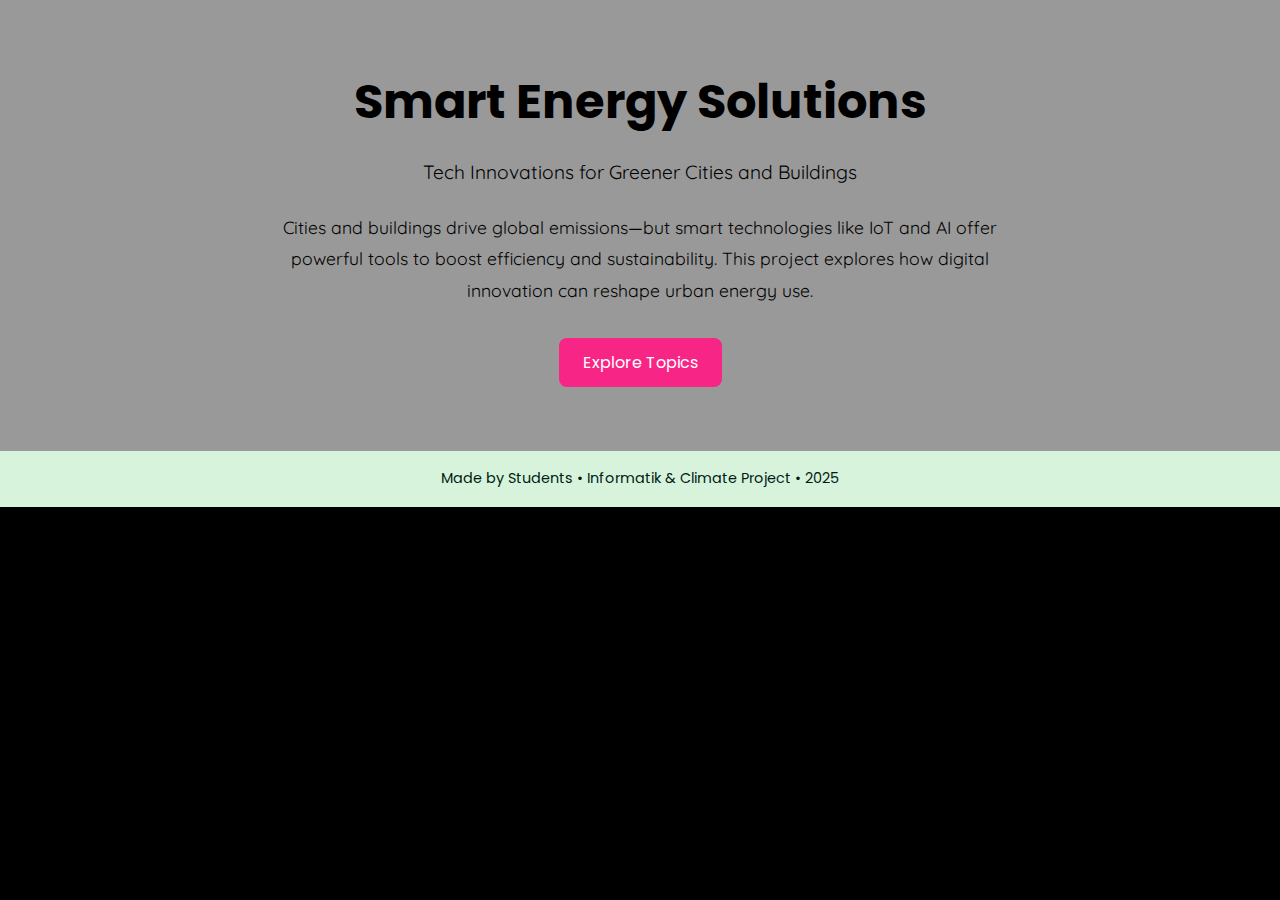
<file: index.html>
<!DOCTYPE html>
<html lang="en">
<head>
  <meta charset="UTF-8" />
  <meta name="viewport" content="width=device-width, initial-scale=1.0"/>
  <title>Smart Energy Efficiency Solutions</title>
  <link href="https://fonts.googleapis.com/css2?family=Poppins:wght@400;600&family=Quicksand:wght@400;600&display=swap" rel="stylesheet"/>
  <style>
    
      * {
      margin: 0;
      padding: 0;
      box-sizing: border-box;
      font-family: 'Poppins', sans-serif;
    }

    body {
      background: #000000;
      color: #001d15;
      line-height: 1.6;
    }

    header.hero {
      background: url('https://www.ocpower.org/wp-content/uploads/Blog-EnergyEfficiencyDay-Main.jpg') no-repeat center center fixed;
      background-size: cover;
      color: black;
      padding: 4rem 2rem;
      text-align: center;
      position: relative;
    }

    .hero::before {
      content: "";
      position: absolute;
      inset: 0;
      background: rgba(255, 255, 255, 0.6);
      z-index: 0;
    }

    .hero * {
      position: relative;
      z-index: 1;
    }

    .hero h1 {
      font-size: 3rem;
      margin-bottom: 1rem;
    }

    .hero p {
      font-size: 1.2rem;
      max-width: 700px;
      margin: 0 auto 1.5rem;
      font-family: 'Quicksand', sans-serif;
    }

    .hero .opening-text {
      font-size: 1.1rem;
      max-width: 750px;
      margin: 0 auto 2rem;
      line-height: 1.8;
      color: black;
      font-family: 'Quicksand', sans-serif;
    }

    .cta-btn {
      background-color: #f72585;
      color: white;
      padding: 0.75rem 1.5rem;
      border: none;
      border-radius: 0.5rem;
      font-size: 1rem;
      cursor: pointer;
      transition: background 0.3s;
    }

    .cta-btn:hover {
      background-color: #b5179e;
    }

    #navigation {
      background: #edf6f9;
      display: none;
      justify-content: center;
      flex-wrap: wrap;
      padding: 1rem 0;
      animation: fadeIn 0.6s ease-in-out forwards;
    }

    .nav-btn {
      padding: 0.75rem 1.5rem;
      margin: 0.5rem;
      border: none;
      border-radius: 8px;
      background-color: #40916c;
      color: white;
      font-weight: bold;
      font-size: 1rem;
      cursor: pointer;
      transition: background 0.3s;
    }

    .nav-btn:hover {
      background-color: #1b4332;
    }

    @keyframes fadeIn {
      from { opacity: 0; transform: translateY(-10px); }
      to { opacity: 1; transform: translateY(0); }
    }

    footer {
      background: #d8f3dc;
      text-align: center;
      padding: 1rem;
      font-size: 0.9rem;
    }
  </style>
  <script>
    function showNavigation() {
      const nav = document.getElementById('navigation');
      nav.style.display = 'flex';
      nav.scrollIntoView({ behavior: 'smooth' });
    }
  </script>
</head>
<body>
  <header class="hero">
  <h1>Smart Energy Solutions</h1>
  <p>Tech Innovations for Greener Cities and Buildings</p>
  <p class="opening-text">
    Cities and buildings drive global emissions—but smart technologies like IoT and AI offer powerful tools to boost efficiency and sustainability. This project explores how digital innovation can reshape urban energy use.
  </p>
  <button class="cta-btn" onclick="showNavigation()">Explore Topics</button>
</header>

  <nav id="navigation">
    <button class="nav-btn" onclick="window.location.href='intro.html'">1. Intro & Climate Impact</button>
    <button class="nav-btn" onclick="window.location.href='SmartEnergyInBuildings.html'">2. Smart Energy in Buildings</button>
    <button class="nav-btn" onclick="window.location.href='IoT.html'">3. IoT Sensors</button>
    <button class="nav-btn" onclick="window.location.href='Albania.html'">4. Albania</button>
    <button class="nav-btn" onclick="window.location.href='AI.html'">5. AI Optimization</button>
    <button class="nav-btn" onclick="window.location.href='awareness.html'">6. Challenges & Awareness</button>
  </nav>

  <footer>
    Made by Students • Informatik & Climate Project • 2025
  </footer>
</body>
</html>
</file>
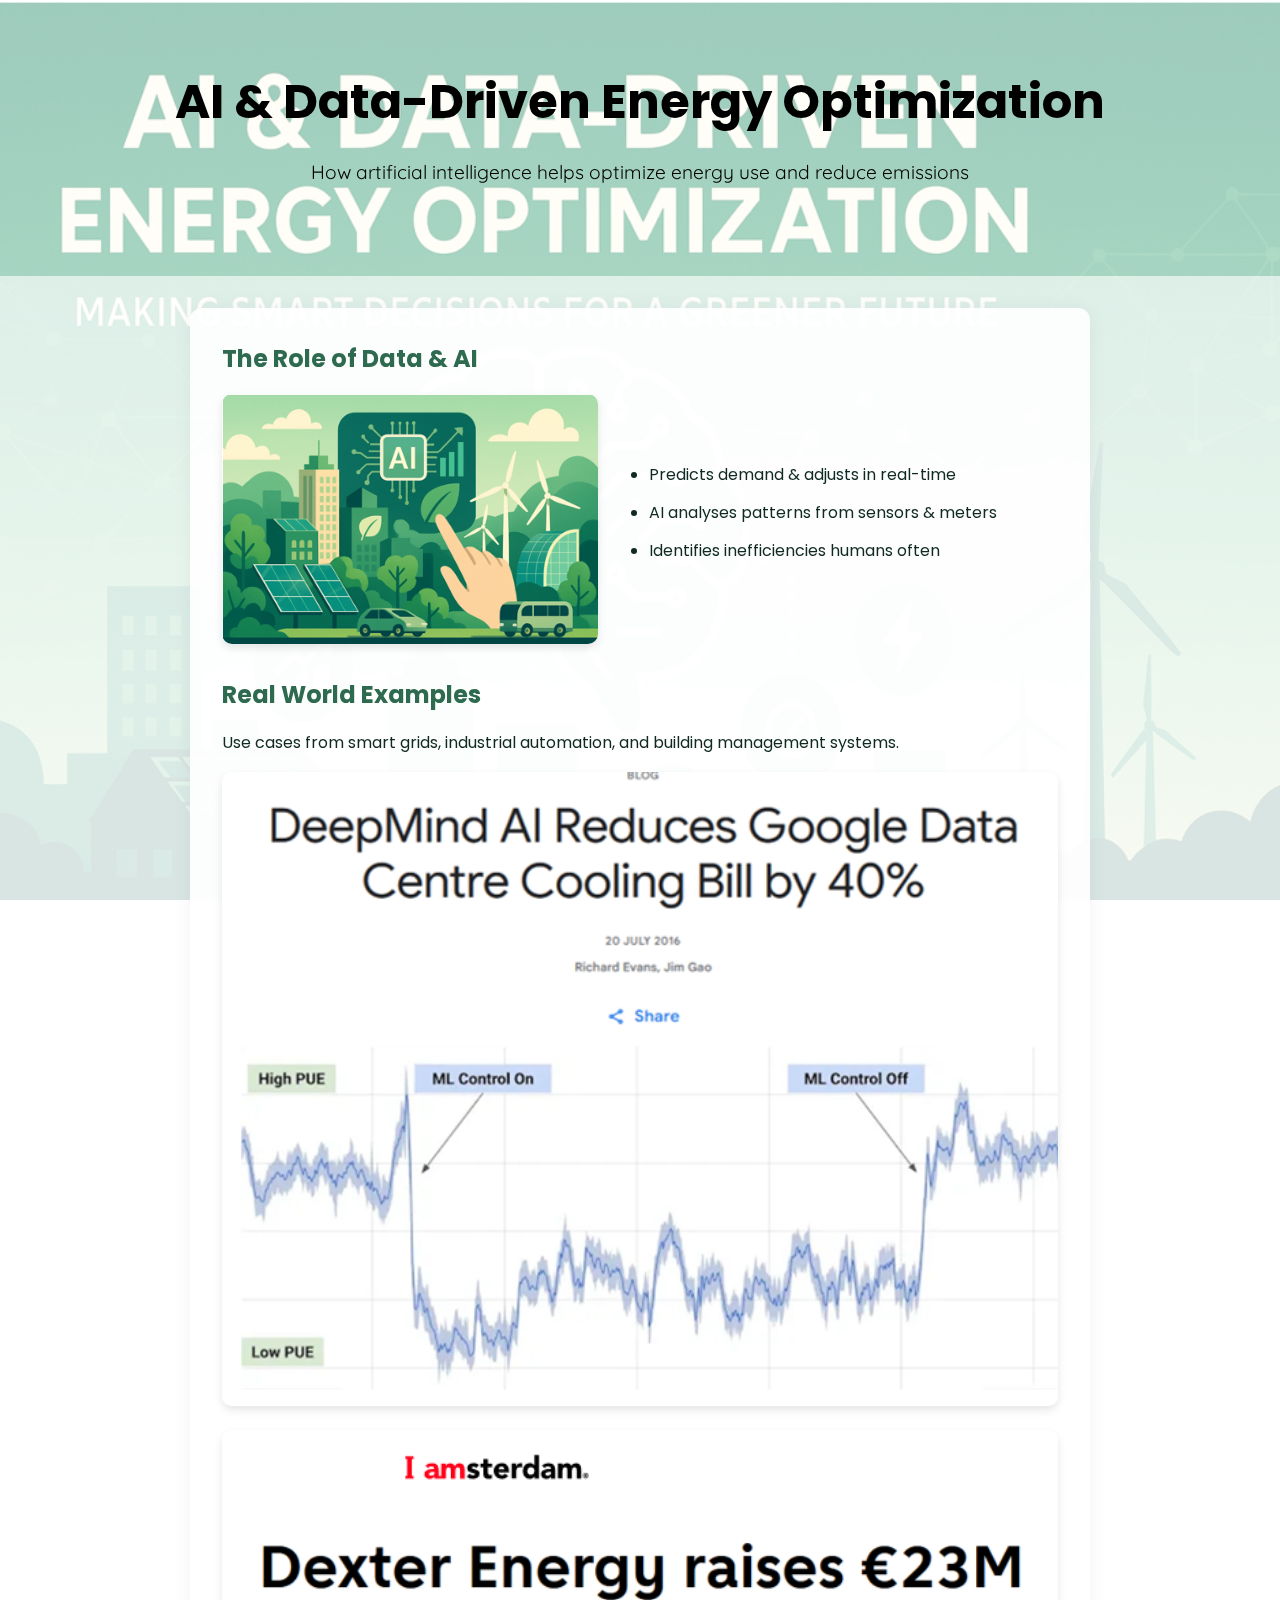
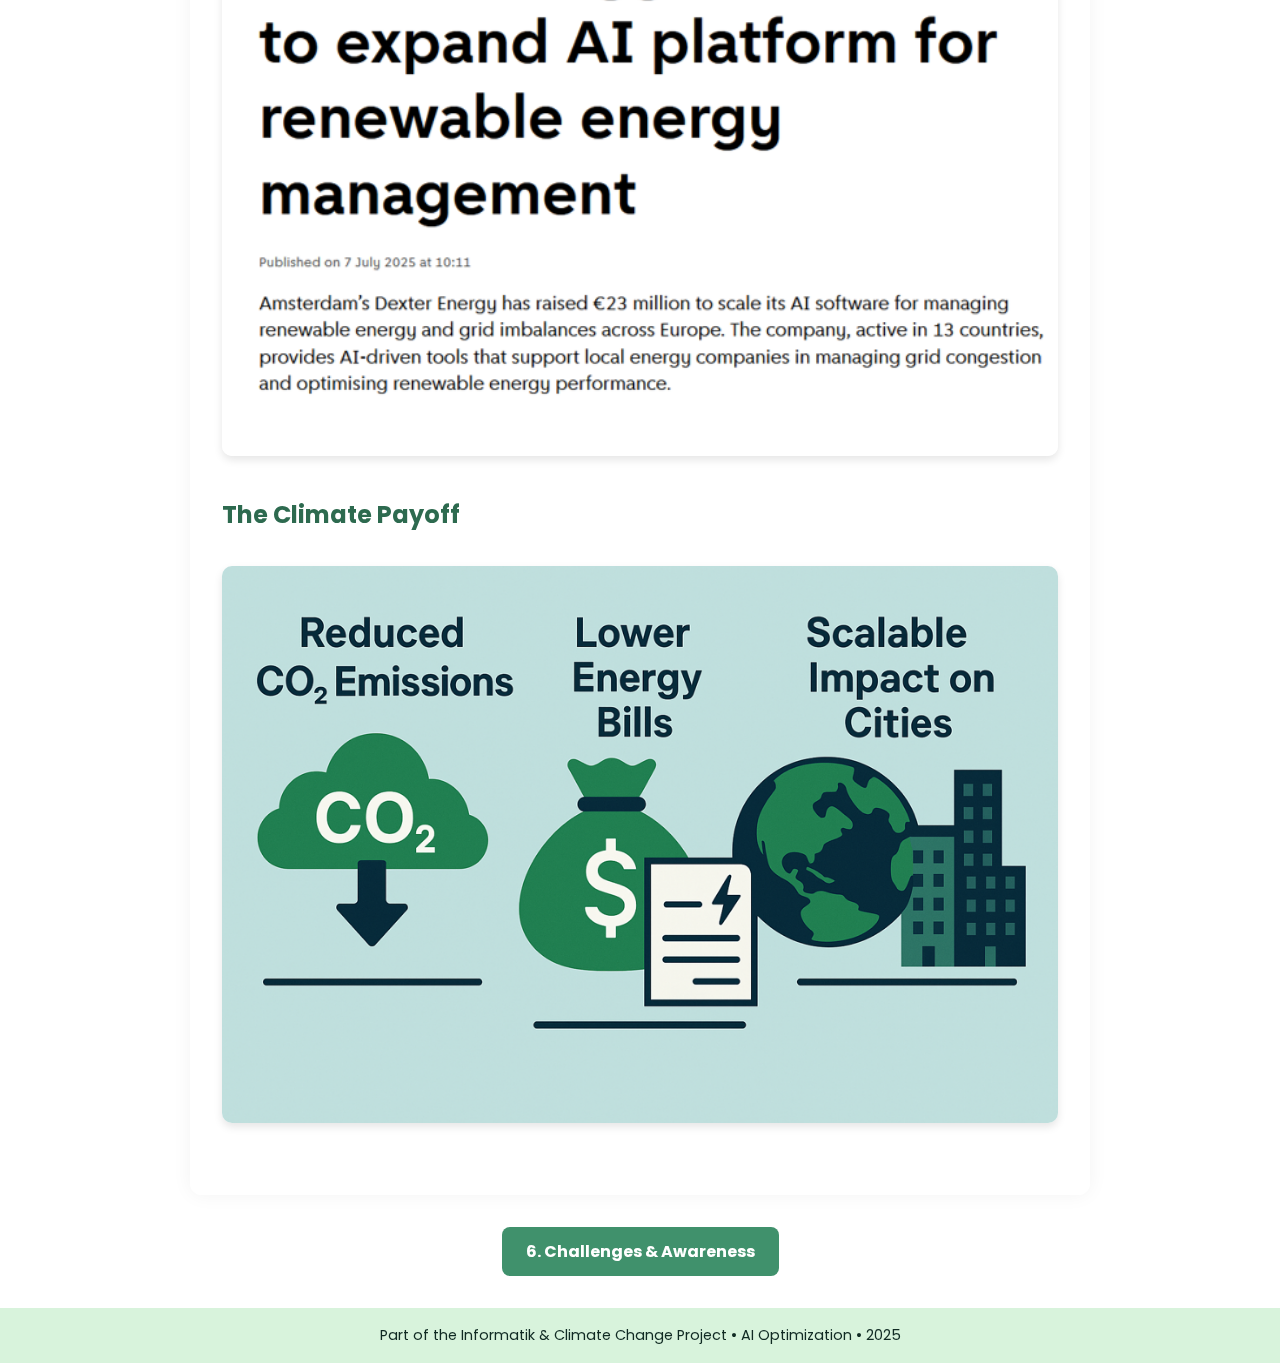
<file: AI.html>
<!DOCTYPE html>
<html lang="en">
<head>
  <meta charset="UTF-8" />
  <meta name="viewport" content="width=device-width, initial-scale=1.0"/>
  <title>AI & Data-Driven Energy Optimization</title>
  <link href="https://fonts.googleapis.com/css2?family=Poppins:wght@400;600&family=Quicksand:wght@400;600&display=swap" rel="stylesheet"/>
  <style>
    * {
      margin: 0;
      padding: 0;
      box-sizing: border-box;
      font-family: 'Poppins', sans-serif;
    }

    body {
      background: url('AI.png') no-repeat center center fixed;
      background-size: cover;
      color: #102a23;
      line-height: 1.6;
    }

    body::before {
      content: "";
      position: fixed;
      inset: 0;
      background: rgba(255, 255, 255, 0.85);
      z-index: -1;
    }

    header.hero {
      background: url('AI.png') no-repeat center center fixed;
      background-size: cover;
      color: black;
      padding: 4rem 2rem;
      text-align: center;
      position: relative;
    }

    .hero::before {
      content: "";
      position: absolute;
      inset: 0;
      background: rgba(255, 255, 255, 0.6);
      z-index: 0;
    }

    .hero * {
      position: relative;
      z-index: 1;
    }

    .hero h1 {
      font-size: 3rem;
      margin-bottom: 1rem;
    }

    .hero p {
      font-size: 1.2rem;
      max-width: 700px;
      margin: 0 auto 1.5rem;
      font-family: 'Quicksand', sans-serif;
    }

    main {
      padding: 2rem;
      max-width: 900px;
      margin: 2rem auto;
      background-color: rgba(255, 255, 255, 0.9);
      border-radius: 12px;
      box-shadow: 0 0 20px rgba(0, 0, 0, 0.05);
    }

    section {
      margin-bottom: 2rem;
    }

    h2 {
      color: #2d6a4f;
      margin-bottom: 1rem;
    }

    ul {
      padding-left: 1.2rem;
    }

    ul li {
      margin-bottom: 0.75rem;
    }

    .side-by-side {
      display: flex;
      flex-wrap: wrap;
      gap: 2rem;
      align-items: center;
    }

    .side-by-side img {
      width: 45%;
      max-width: 400px;
      border-radius: 10px;
      box-shadow: 0 4px 8px rgba(0, 0, 0, 0.1);
    }

    .side-by-side .text {
      flex: 1;
      min-width: 250px;
    }

    img.full-width {
      width: 100%;
      max-width: 100%;
      height: auto;
      margin-top: 1rem;
      border-radius: 10px;
      box-shadow: 0 4px 8px rgba(0, 0, 0, 0.1);
    }

    .nav-btn {
      padding: 0.75rem 1.5rem;
      margin: 1rem auto;
      display: block;
      border: none;
      border-radius: 8px;
      background-color: #40916c;
      color: white;
      font-weight: bold;
      font-size: 1rem;
      cursor: pointer;
      transition: background 0.3s;
    }

    .nav-btn:hover {
      background-color: #1b4332;
    }

    footer {
      background: #d8f3dc;
      text-align: center;
      padding: 1rem;
      font-size: 0.9rem;
      margin-top: 2rem;
    }
  </style>
</head>
<body>
  <header class="hero">
    <h1>AI & Data-Driven Energy Optimization</h1>
    <p>How artificial intelligence helps optimize energy use and reduce emissions</p>
  </header>

  <main>
    <section>
      <h2>The Role of Data & AI</h2>
      <div class="side-by-side">
        <img src="AI1.png" alt="AI analysis">
        <div class="text">
          <ul>
            <li>Predicts demand & adjusts in real-time</li>
            <li>AI analyses patterns from sensors & meters</li>
            <li>Identifies inefficiencies humans often</li>
          </ul>
        </div>
      </div>
    </section>

    <section>
      <h2>Real World Examples</h2>
      <p>Use cases from smart grids, industrial automation, and building management systems.</p>
      <img src="graph.png" alt="Smart grid graph" class="full-width">
      <img src="info.png" alt="Building management info" class="full-width">
    </section>

    <section>
      <h2>The Climate Payoff</h2>
      <img src="payoff.png" alt="payoff" class="full-width">
    </section>
  </main>

  <nav id="navigation">
    <button class="nav-btn" onclick="window.location.href='awareness.html'">6. Challenges & Awareness</button>
  </nav>

  <footer>
    Part of the Informatik & Climate Change Project • AI Optimization • 2025
  </footer>
</body>
</html>
</file>
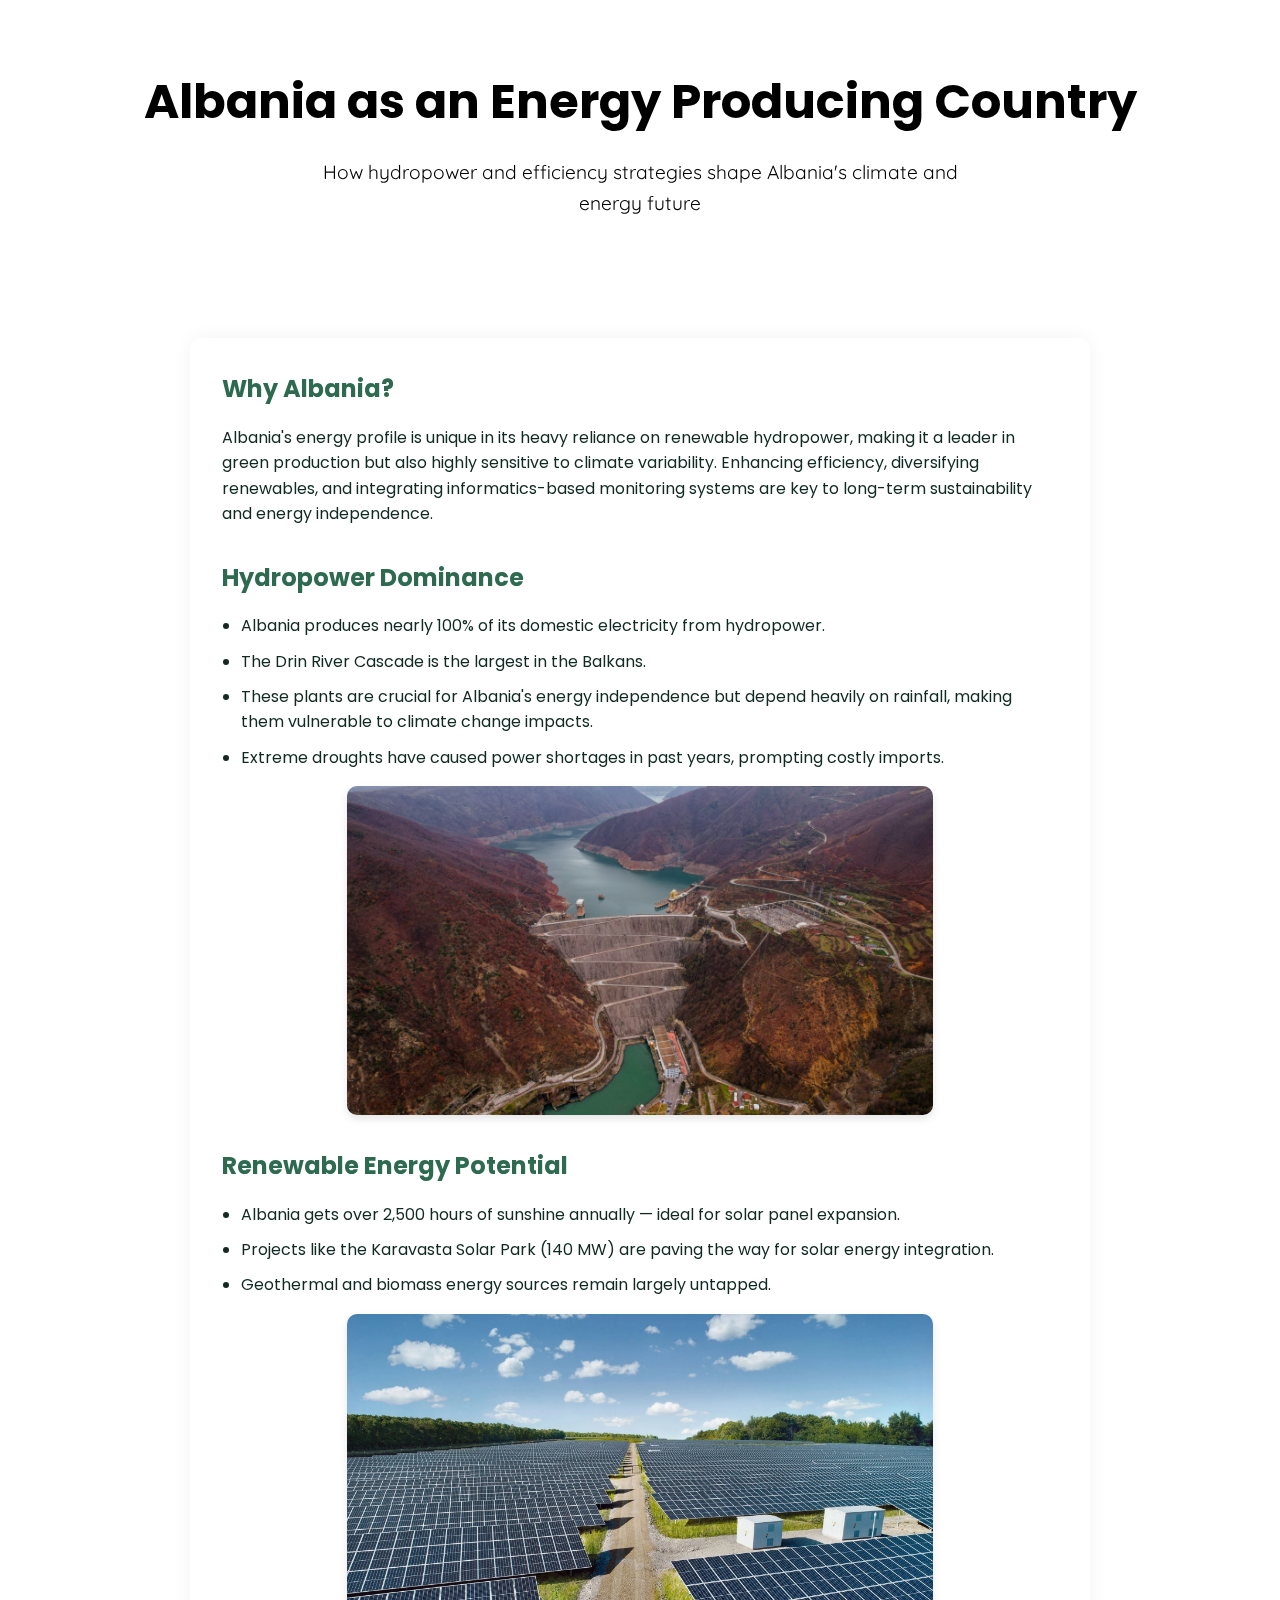
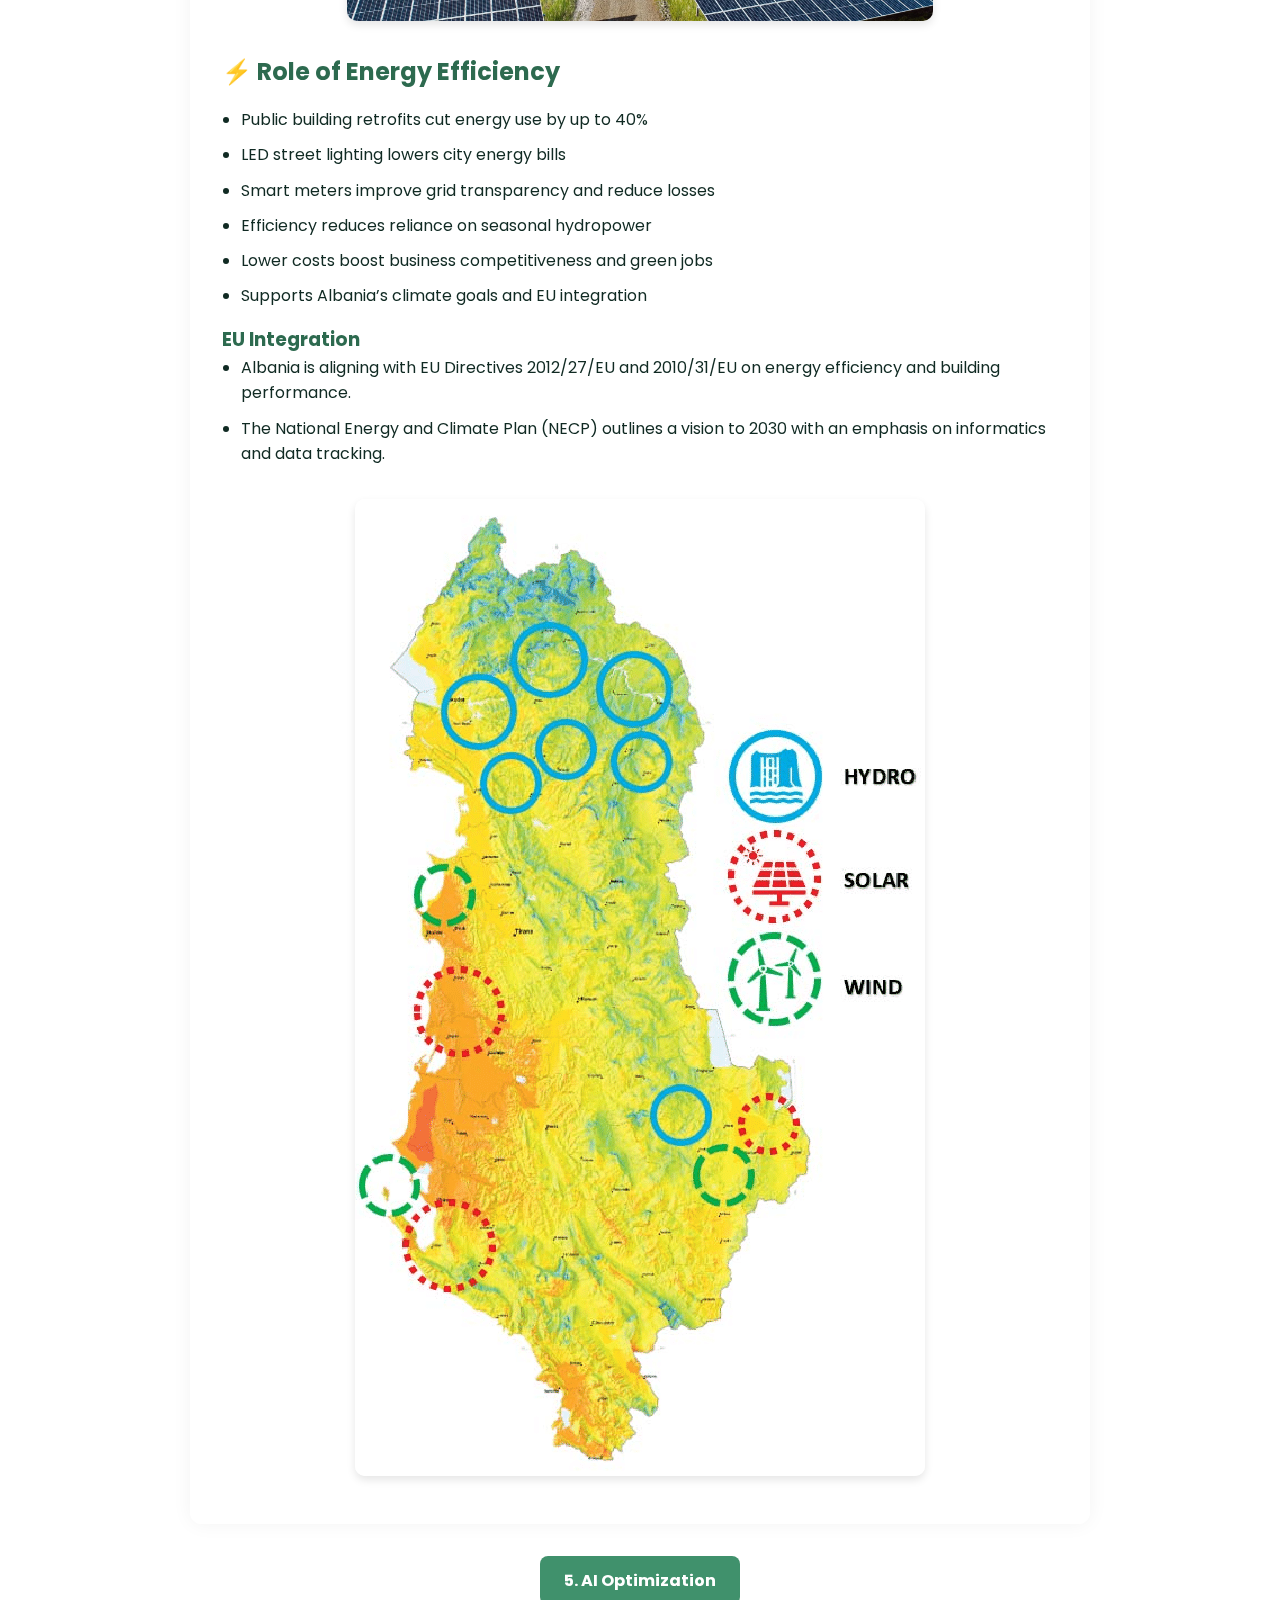
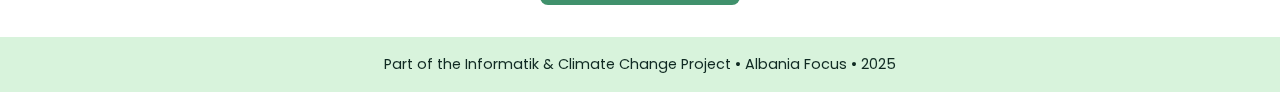
<file: Albania.html>
<!DOCTYPE html>
<html lang="en">
<head>
  <meta charset="UTF-8" />
  <meta name="viewport" content="width=device-width, initial-scale=1.0"/>
  <title>Climate & Energy in Albania</title>
  <link href="https://fonts.googleapis.com/css2?family=Poppins:wght@400;600&family=Quicksand:wght@400;600&display=swap" rel="stylesheet"/>
  <style>

    * {
      margin: 0;
      padding: 0;
      box-sizing: border-box;
      font-family: 'Poppins', sans-serif;
    }

    body {
      background: url('https://www.researchgate.net/publication/345817011/figure/fig1/AS:957511716831233@1605299991159/Albania-Overall-Renewable-Energy-Resource-geographic-map.png') no-repeat center center fixed;
      background-size: cover;
      color: #102a23;
      line-height: 1.6;
    }

    body::before {
      content: "";
      position: fixed;
      inset: 0;
      background: rgba(255, 255, 255, 0.85);
      z-index: -1;
    }

    header.hero {
      background: url('https://www.researchgate.net/publication/345817011/figure/fig1/AS:957511716831233@1605299991159/Albania-Overall-Renewable-Energy-Resource-geographic-map.png') no-repeat center center fixed;
      background-size: cover;
      color: black;
      padding: 4rem 2rem;
      text-align: center;
      position: relative;
    }

    .hero::before {
      content: "";
      position: absolute;
      inset: 0;
      background: rgba(255, 255, 255, 0.6);
      z-index: 0;
    }

    .hero * {
      position: relative;
      z-index: 1;
    }

    .hero h1 {
      font-size: 3rem;
      margin-bottom: 1rem;
    }

    .hero p {
      font-size: 1.2rem;
      max-width: 700px;
      margin: 0 auto 1.5rem;
      font-family: 'Quicksand', sans-serif;
    }

    main {
      padding: 2rem;
      max-width: 900px;
      margin: 2rem auto;
      background-color: rgba(255, 255, 255, 0.9);
      border-radius: 12px;
      box-shadow: 0 0 20px rgba(0, 0, 0, 0.05);
    }

    section {
      margin-bottom: 2rem;
    }

    h2 {
      color: #2d6a4f;
      margin-bottom: 1rem;
    }

    h3 {
      color: #2d6a4f;
      margin-top: 1rem;
    }

    ul {
      padding-left: 1.2rem;
    }

    ul li {
      margin-bottom: 0.6rem;
    }

    img {
      max-width: 70%;
      height: auto;
      margin: 1rem auto;
      display: block;
      border-radius: 10px;
      box-shadow: 0 4px 8px rgba(0, 0, 0, 0.1);
    }

    .nav-btn {
      padding: 0.75rem 1.5rem;
      margin: 1rem auto;
      display: block;
      border: none;
      border-radius: 8px;
      background-color: #40916c;
      color: white;
      font-weight: bold;
      font-size: 1rem;
      cursor: pointer;
      transition: background 0.3s;
    }

    .nav-btn:hover {
      background-color: #1b4332;
    }

    footer {
      background: #d8f3dc;
      text-align: center;
      padding: 1rem;
      font-size: 0.9rem;
      margin-top: 2rem;
    }
  </style>
</head>
<body>
  <header class="hero">
    <h1>Albania as an Energy Producing Country</h1>
    <p>How hydropower and efficiency strategies shape Albania's climate and energy future</p>
  </header>

  <main>
    <section>
      <h2>Why Albania?</h2>
      <p>
        Albania's energy profile is unique in its heavy reliance on renewable hydropower, making it a leader in green production but also highly sensitive to climate variability. Enhancing efficiency, diversifying renewables, and integrating informatics-based monitoring systems are key to long-term sustainability and energy independence.
      </p>
    </section>

    <section>
      <h2>Hydropower Dominance</h2>
      <ul>
        <li>Albania produces nearly 100% of its domestic electricity from hydropower.</li>
        <li>The Drin River Cascade is the largest in the Balkans.</li>
        <li>These plants are crucial for Albania's energy independence but depend heavily on rainfall, making them vulnerable to climate change impacts.</li>
        <li>Extreme droughts have caused power shortages in past years, prompting costly imports.</li>
      </ul>
      <img src="Fierza.jpg" alt="Fierza" />
    </section>

    <section>
      <h2>Renewable Energy Potential</h2>
      <ul>
        <li>Albania gets over 2,500 hours of sunshine annually — ideal for solar panel expansion.</li>
        <li>Projects like the Karavasta Solar Park (140 MW) are paving the way for solar energy integration.</li>
        <li>Geothermal and biomass energy sources remain largely untapped.</li>
      </ul>
      <img src="Karavasta_solar_park.webp" alt="Karavasta_solar_park rendering">
    </section>

    <section>
      <h2>⚡ Role of Energy Efficiency</h2>
      <ul>
        <li>Public building retrofits cut energy use by up to 40%</li>
        <li>LED street lighting lowers city energy bills</li>
        <li>Smart meters improve grid transparency and reduce losses</li>
        <li>Efficiency reduces reliance on seasonal hydropower</li>
        <li>Lower costs boost business competitiveness and green jobs</li>
        <li>Supports Albania’s climate goals and EU integration</li>
      </ul>
      <h3>EU Integration</h3>
      <ul>
        <li>Albania is aligning with EU Directives 2012/27/EU and 2010/31/EU on energy efficiency and building performance.</li>
        <li>The National Energy and Climate Plan (NECP) outlines a vision to 2030 with an emphasis on informatics and data tracking.</li>
      </ul>
    </section>

    <img src="alb.png" alt="Albania">
  </main>

  <nav id="navigation">
    <button class="nav-btn" onclick="window.location.href='AI.html'">5. AI Optimization</button>
  </nav>

  <footer>
    Part of the Informatik & Climate Change Project • Albania Focus • 2025
  </footer>
</body>
</html>
</file>
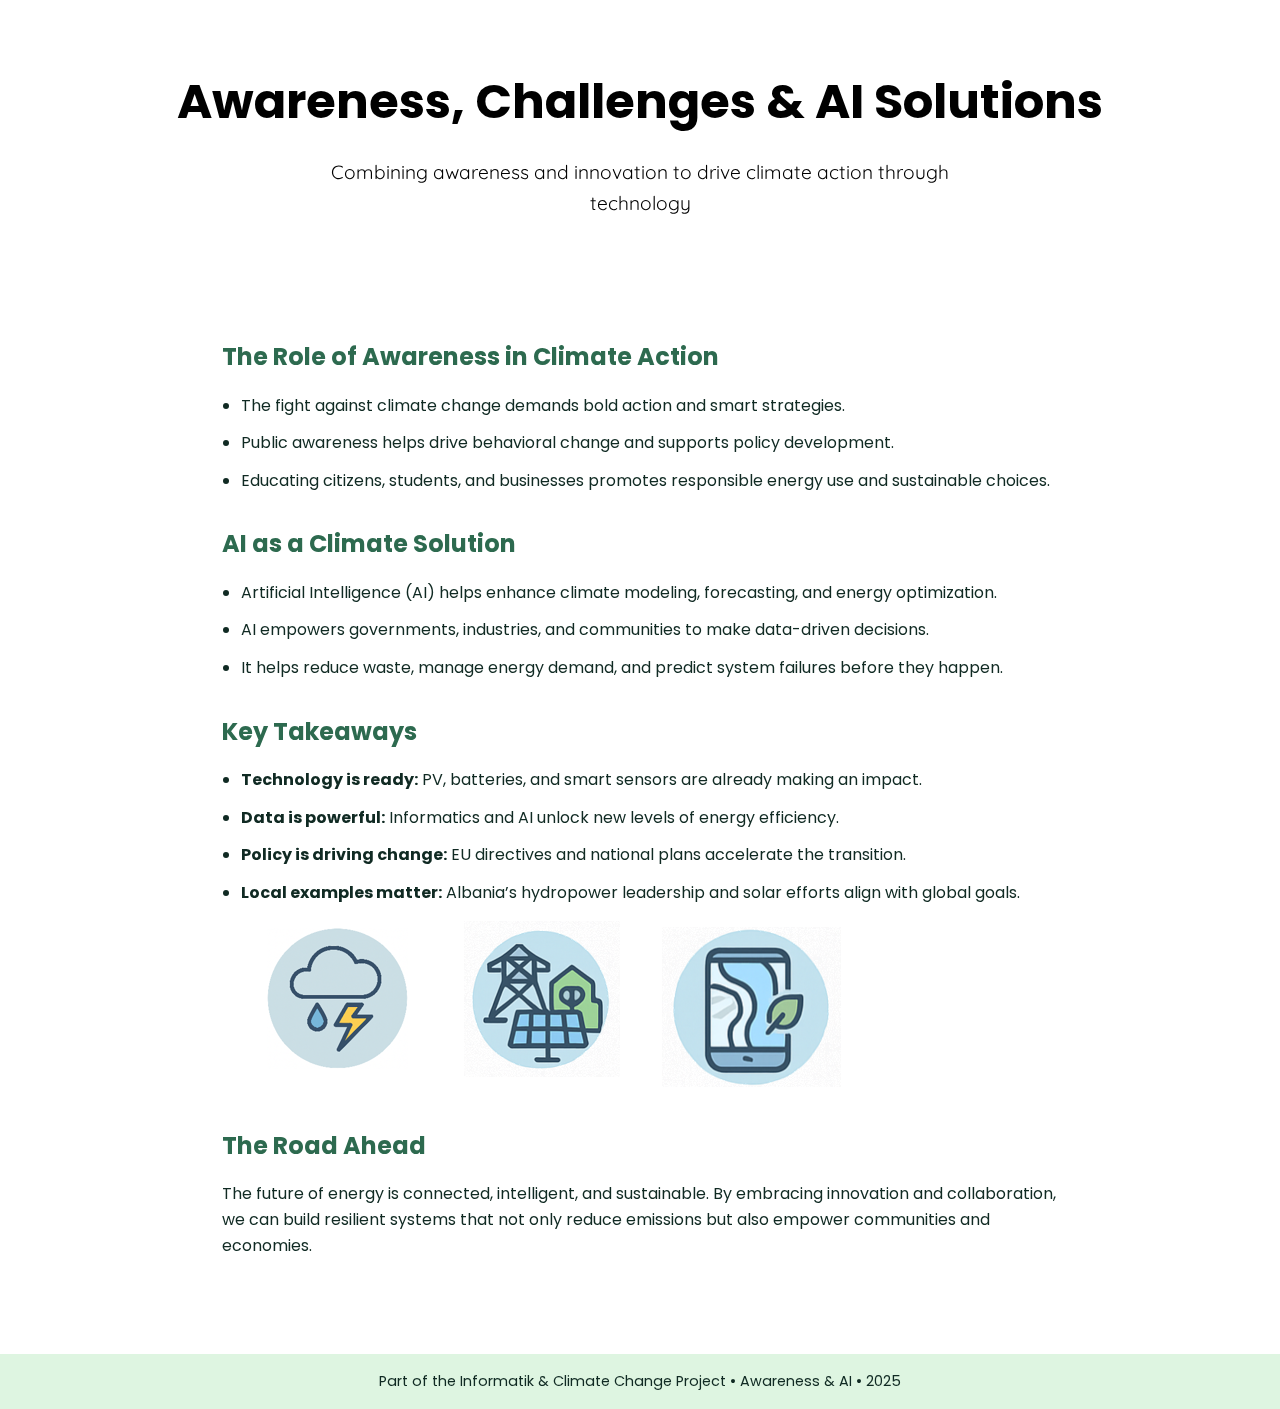
<file: awareness.html>
<!DOCTYPE html>
<html lang="en">
<head>
  <meta charset="UTF-8">
  <meta name="viewport" content="width=device-width, initial-scale=1.0">
  <title>Awareness & AI Solutions</title>
  <link href="https://fonts.googleapis.com/css2?family=Poppins:wght@400;600&family=Quicksand:wght@400;600&display=swap" rel="stylesheet">
  <style>
    * {
      margin: 0;
      padding: 0;
      box-sizing: border-box;
      font-family: 'Poppins', sans-serif;
    }

    body {
      background: url(https://www.lse.ac.uk/granthaminstitute/wp-content/uploads/2018/05/energy_efficiency-1.jpg) no-repeat center center fixed;
      background-size: cover;
      color: #102a23;
      line-height: 1.6;
    }

    body::before {
      content: "";
      position: fixed;
      inset: 0;
      background: rgba(255, 255, 255, 0.7);
      z-index: -1;
    }

    header.hero {
      background: transparent;
      color: black;
      padding: 4rem 2rem;
      text-align: center;
      position: relative;
    }

    .hero h1 {
      font-size: 3rem;
      margin-bottom: 1rem;
    }

    .hero p {
      font-size: 1.2rem;
      max-width: 700px;
      margin: 0 auto 1.5rem;
      font-family: 'Quicksand', sans-serif;
    }

    main {
      padding: 2rem;
      max-width: 900px;
      margin: auto;
      background-color: rgba(255, 255, 255, 0.8);
      border-radius: 10px;
    }

    section {
      margin-bottom: 2rem;
    }

    h2 {
      color: #2d6a4f;
      margin-bottom: 1rem;
    }

    ul {
      padding-left: 1.2rem;
    }

    ul li {
      margin-bottom: 0.75rem;
    }

    footer {
      background: rgba(216, 243, 220, 0.85);
      text-align: center;
      padding: 1rem;
      font-size: 0.9rem;
      margin-top: 2rem;
    }
  </style>
</head>
<body>
  <header class="hero">
    <h1>Awareness, Challenges & AI Solutions</h1>
    <p>Combining awareness and innovation to drive climate action through technology</p>
  </header>

  <main>
    <section>
      <h2>The Role of Awareness in Climate Action</h2>
      <ul>
        <li>The fight against climate change demands bold action and smart strategies.</li>
        <li>Public awareness helps drive behavioral change and supports policy development.</li>
        <li>Educating citizens, students, and businesses promotes responsible energy use and sustainable choices.</li>
      </ul>
    </section>

    <section>
      <h2>AI as a Climate Solution</h2>
      <ul>
        <li>Artificial Intelligence (AI) helps enhance climate modeling, forecasting, and energy optimization.</li>
        <li>AI empowers governments, industries, and communities to make data-driven decisions.</li>
        <li>It helps reduce waste, manage energy demand, and predict system failures before they happen.</li>
      </ul>
    </section>

    <section>
      <h2>Key Takeaways</h2>
      <ul>
        <li><strong>Technology is ready:</strong> PV, batteries, and smart sensors are already making an impact.</li>
        <li><strong>Data is powerful:</strong> Informatics and AI unlock new levels of energy efficiency.</li>
        <li><strong>Policy is driving change:</strong> EU directives and national plans accelerate the transition.</li>
        <li><strong>Local examples matter:</strong> Albania’s hydropower leadership and solar efforts align with global goals.</li>
      </ul>
      <img src="awareness.png" alt="Virtual power plants">
    </section>

    <section>
      <h2>The Road Ahead</h2>
      <p>
        The future of energy is connected, intelligent, and sustainable. By embracing innovation and collaboration,
        we can build resilient systems that not only reduce emissions but also empower communities and economies.
      </p>
    </section>
  </main>

  <footer>
    Part of the Informatik & Climate Change Project • Awareness & AI • 2025
  </footer>
</body>
</html>
</file>
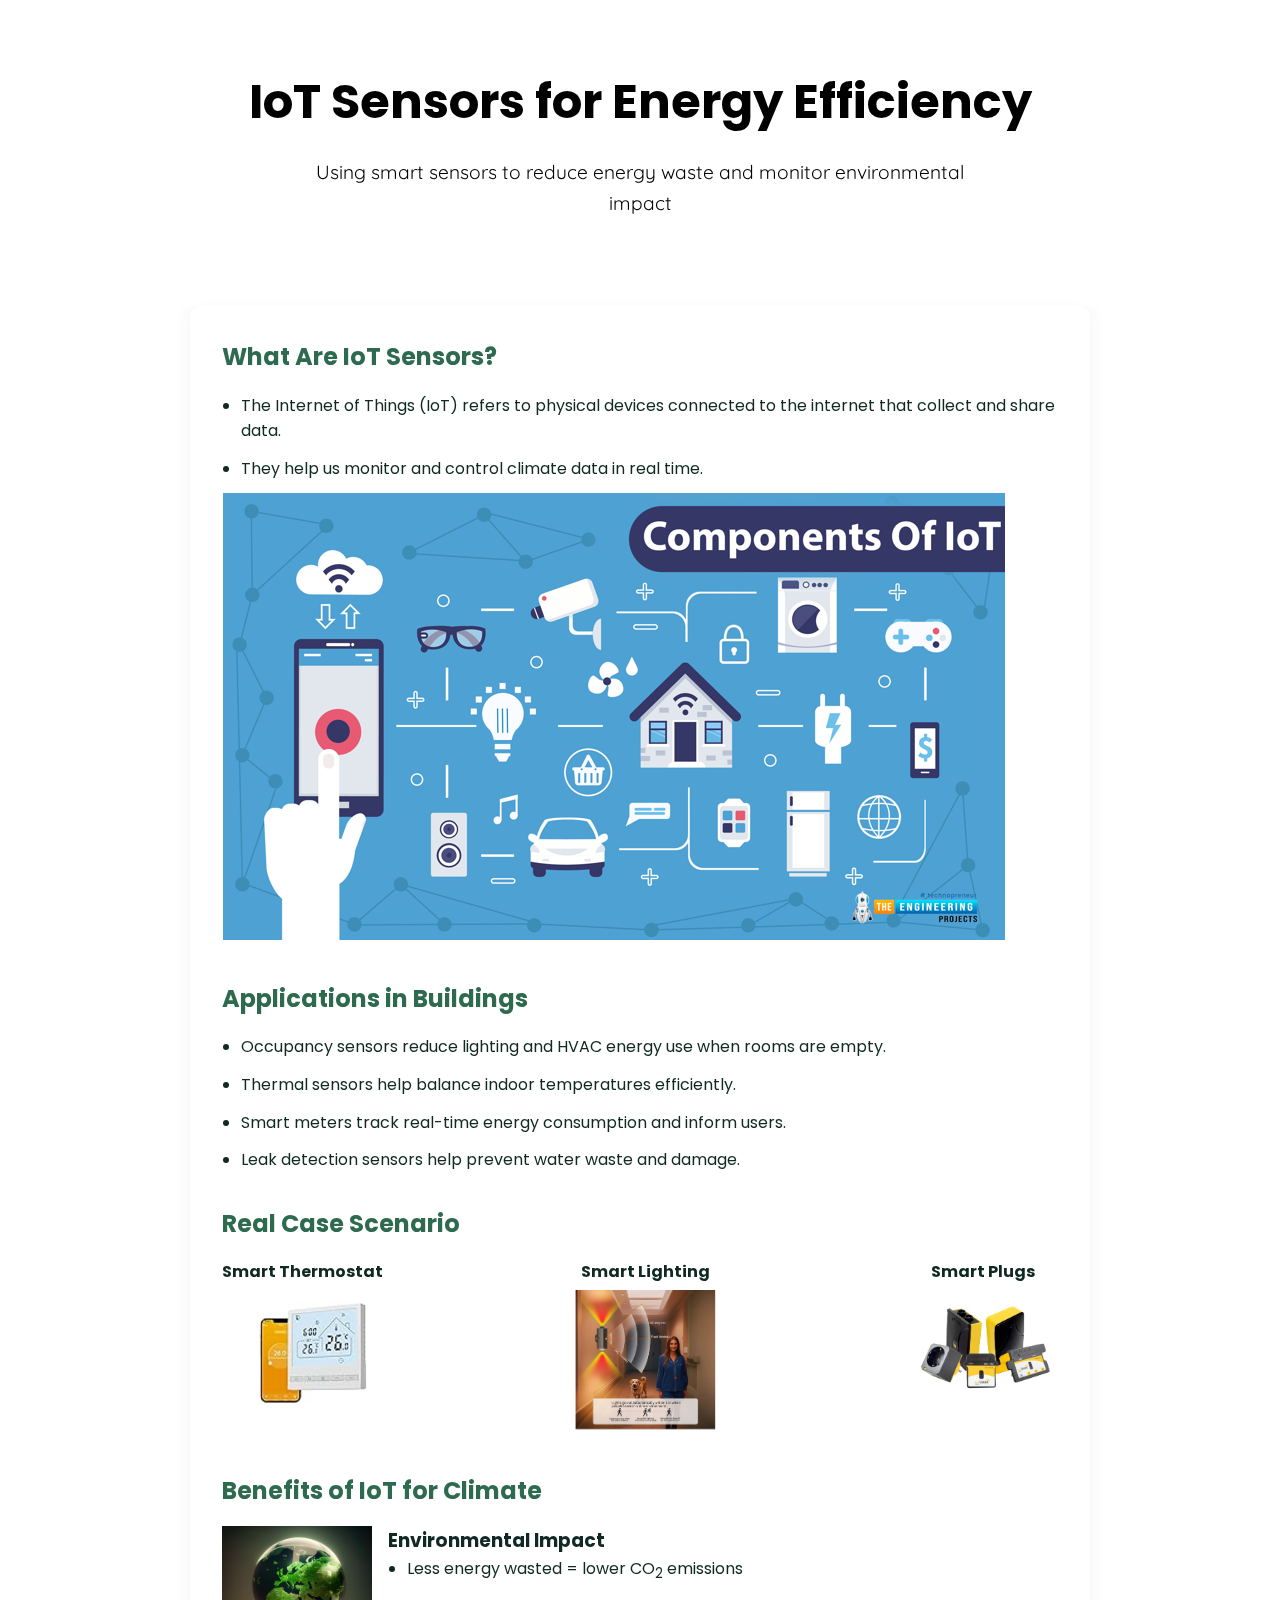
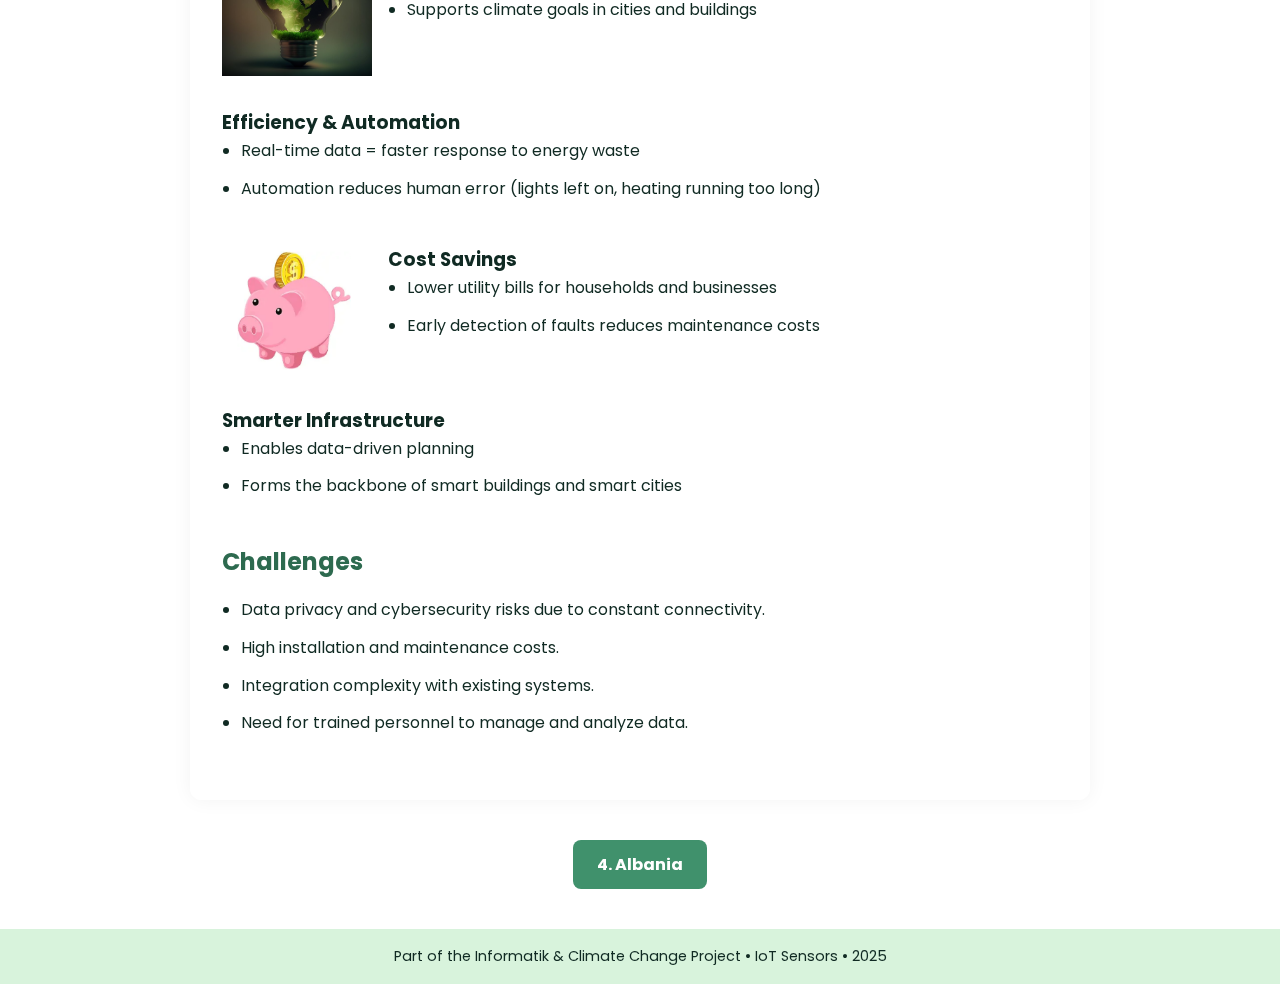
<file: IoT.html>
<!DOCTYPE html>
<html lang="en">
<head>
  <meta charset="UTF-8" />
  <meta name="viewport" content="width=device-width, initial-scale=1.0"/>
  <title>IoT Sensors & Climate Change</title>
  <link href="https://fonts.googleapis.com/css2?family=Poppins:wght@400;600&family=Quicksand:wght@400;600&display=swap" rel="stylesheet"/>
  <style>
    nav#navigation {
      text-align: center;
      margin-top: 2rem;
    }
    * {
      margin: 0;
      padding: 0;
      box-sizing: border-box;
      font-family: 'Poppins', sans-serif;
    }

    body {
      background: url(https://iotsecurityfoundation.org/wp-content/uploads/2018/06/smart-buildings-2.jpg) no-repeat center center fixed;
      background-size: cover;
      color: #102a23;
      line-height: 1.6;
    }

    body::before {
      content: "";
      position: fixed;
      inset: 0;
      background: rgba(255, 255, 255, 0.85);
      z-index: -1;
    }

    header.hero {
      background: url(https://iotsecurityfoundation.org/wp-content/uploads/2018/06/smart-buildings-2.jpg) no-repeat center center fixed;
      background-size: cover;
      color: black;
      padding: 4rem 2rem;
      text-align: center;
      position: relative;
    }

    .hero::before {
      content: "";
      position: absolute;
      inset: 0;
      background: rgba(255, 255, 255, 0.6);
      z-index: 0;
    }

    .hero * {
      position: relative;
      z-index: 1;
    }

    .hero h1 {
      font-size: 3rem;
      margin-bottom: 1rem;
    }

    .hero p {
      font-size: 1.2rem;
      max-width: 700px;
      margin: 0 auto 1.5rem;
      font-family: 'Quicksand', sans-serif;
    }

    main {
      padding: 2rem;
      max-width: 900px;
      margin: auto;
      background-color: rgba(255, 255, 255, 0.9);
      border-radius: 12px;
      box-shadow: 0 0 20px rgba(0, 0, 0, 0.05);
    }

    section {
      margin-bottom: 2rem;
    }

    h2 {
      color: #2d6a4f;
      margin-bottom: 1rem;
    }

    ul {
      padding-left: 1.2rem;
    }

    ul li {
      margin-bottom: 0.75rem;
    }

    .nav-btn {
      padding: 0.75rem 1.5rem;
      margin: 0.5rem;
      border: none;
      border-radius: 8px;
      background-color: #40916c;
      color: white;
      font-weight: bold;
      font-size: 1rem;
      cursor: pointer;
      transition: background 0.3s;
    }

    .nav-btn:hover {
      background-color: #1b4332;
    }

    footer {
      background: #d8f3dc;
      text-align: center;
      padding: 1rem;
      font-size: 0.9rem;
      margin-top: 2rem;
    }
  </style>
</head>
<body>
  <header class="hero">
    <h1>IoT Sensors for Energy Efficiency</h1>
    <p>Using smart sensors to reduce energy waste and monitor environmental impact</p>
  </header>

  <main>
    <section>
      <h2>What Are IoT Sensors?</h2>
      <ul>
        <li>The Internet of Things (IoT) refers to physical devices connected to the internet that collect and share data.</li> 
        <li>They help us monitor and control climate data in real time.</li>
      </ul>
      <img src="comp.png" alt="comp">
    </section>

    <section>
      <h2>Applications in Buildings</h2>
      <ul>
        <li>Occupancy sensors reduce lighting and HVAC energy use when rooms are empty.</li>
        <li>Thermal sensors help balance indoor temperatures efficiently.</li>
        <li>Smart meters track real-time energy consumption and inform users.</li>
        <li>Leak detection sensors help prevent water waste and damage.</li>
      </ul>
    </section>

    <section>
    <h2>Real Case Scenario</h2>
    <div style="display: flex; justify-content: space-between; text-align: center;">
        <div>
        <p><strong>Smart Thermostat</strong></p>
        <img src="thermo.png" alt="Smart Thermostat" style="width: 150px;">
        </div>
        <div>
        <p><strong>Smart Lighting</strong></p>
        <img src="light.png" alt="Smart Lighting" style="width: 150px;">
        </div>
        <div>
        <p><strong>Smart Plugs</strong></p>
        <img src="plug.png" alt="Smart Plugs" style="width: 150px;">
        </div>
    </div>
    </section>

    <section>
      <h2>Benefits of IoT for Climate</h2>
    <div style="display: flex; align-items: flex-start; margin-bottom: 2rem;">
        <img src="globe.png" alt="Environmental Impact" style="width: 150px; margin-right: 1rem;">
        <div>
        <h3>Environmental Impact</h3>
        <ul>
            <li>Less energy wasted = lower CO<sub>2</sub> emissions</li>
            <li>Supports climate goals in cities and buildings</li>
        </ul>
        </div>
    </div>

    <div style="display: flex; align-items: flex-start; margin-bottom: 2rem;">
        <div>
        <h3>Efficiency & Automation</h3>
        <ul>
            <li>Real-time data = faster response to energy waste</li>
            <li>Automation reduces human error (lights left on, heating running too long)</li>
        </ul>
        </div>
    </div>

    <div style="display: flex; align-items: flex-start; margin-bottom: 2rem;">
        <img src="benefit.png" alt="Cost Savings" style="width: 150px; margin-right: 1rem;">
        <div>
        <h3>Cost Savings</h3>
        <ul>
            <li>Lower utility bills for households and businesses</li>
            <li>Early detection of faults reduces maintenance costs</li>
        </ul>
        </div>
    </div>

    <div style="display: flex; align-items: flex-start;">
        <div>
        <h3>Smarter Infrastructure</h3>
        <ul>
            <li>Enables data-driven planning</li>
            <li>Forms the backbone of smart buildings and smart cities</li>
        </ul>
        </div>
    </div>
    </section>


    <section>
      <h2>Challenges</h2>
      <ul>
        <li>Data privacy and cybersecurity risks due to constant connectivity.</li>
        <li>High installation and maintenance costs.</li>
        <li>Integration complexity with existing systems.</li>
        <li>Need for trained personnel to manage and analyze data.</li>
      </ul>
    </section>
  </main>

  <nav id="navigation">
    <button class="nav-btn" onclick="window.location.href='Albania.html'">4. Albania</button>
  </nav>

  <footer>
    Part of the Informatik & Climate Change Project • IoT Sensors • 2025
  </footer>
</body>
</html>
</file>
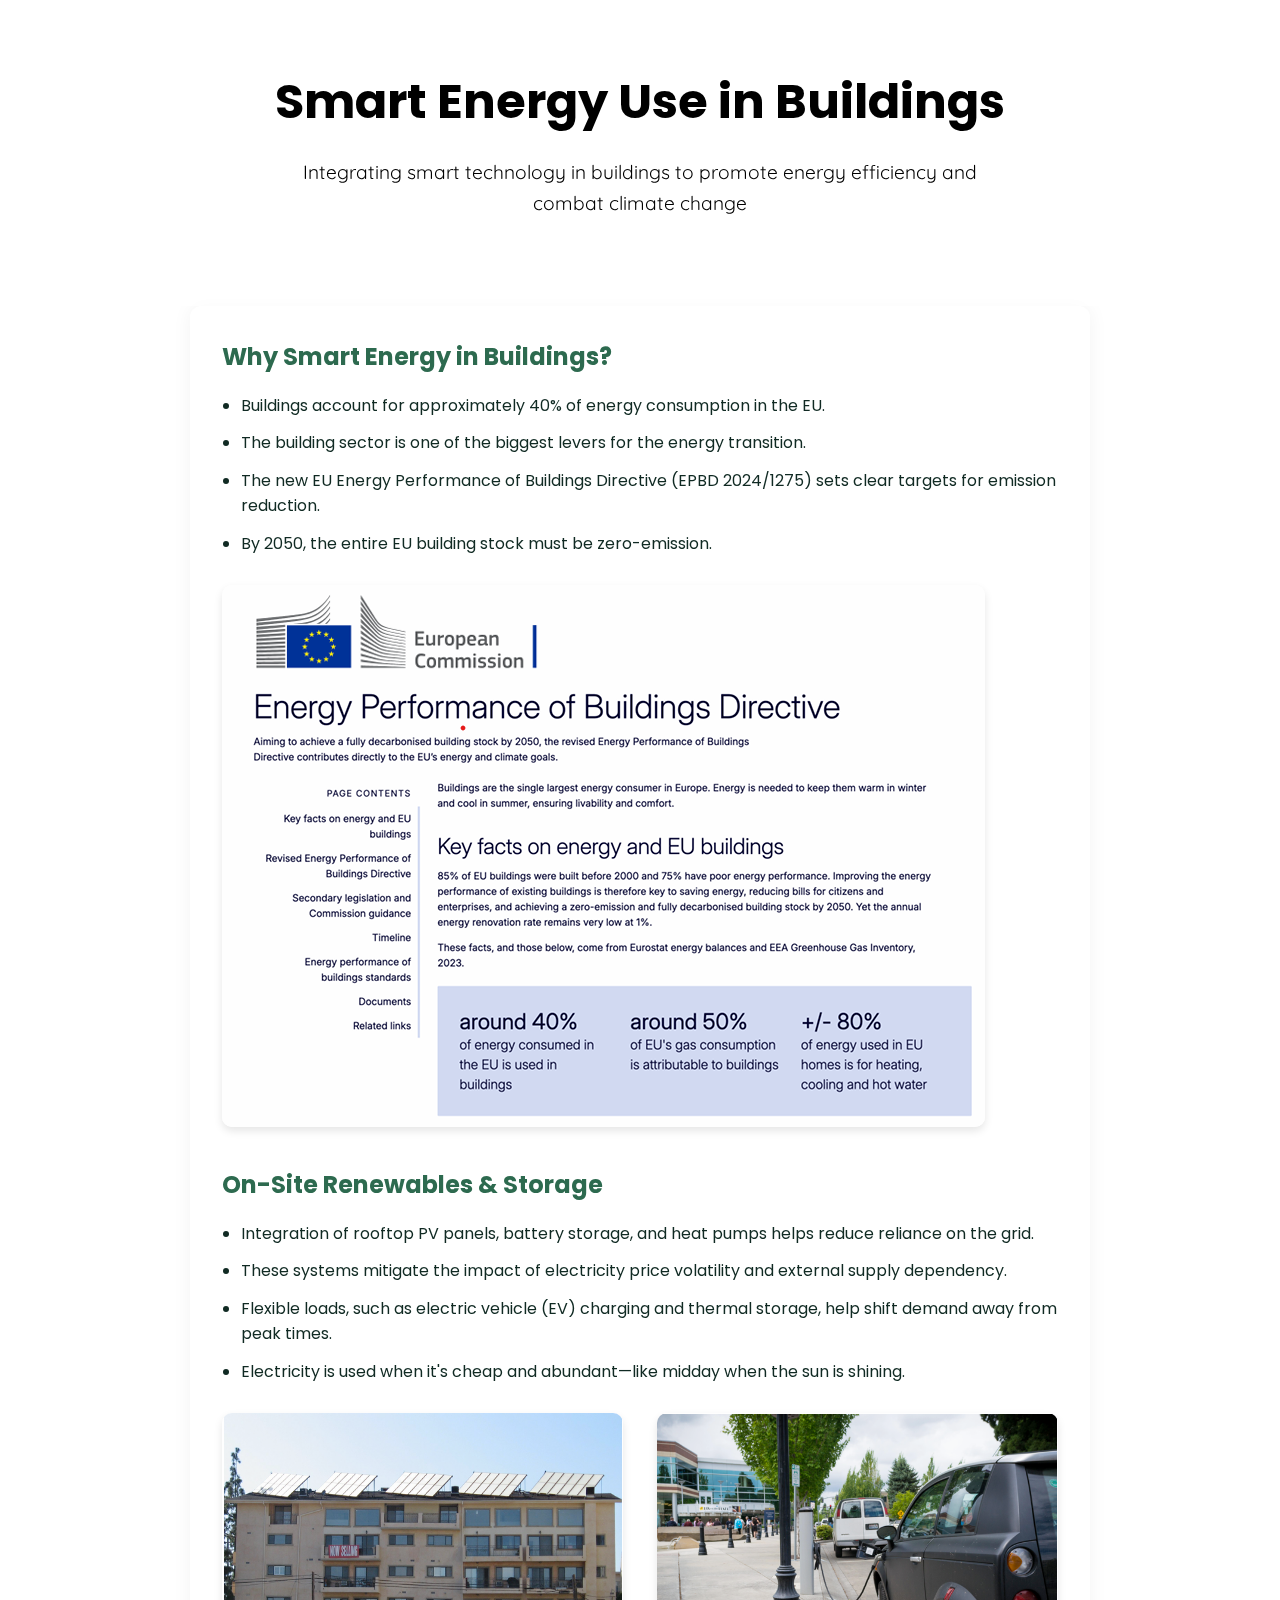
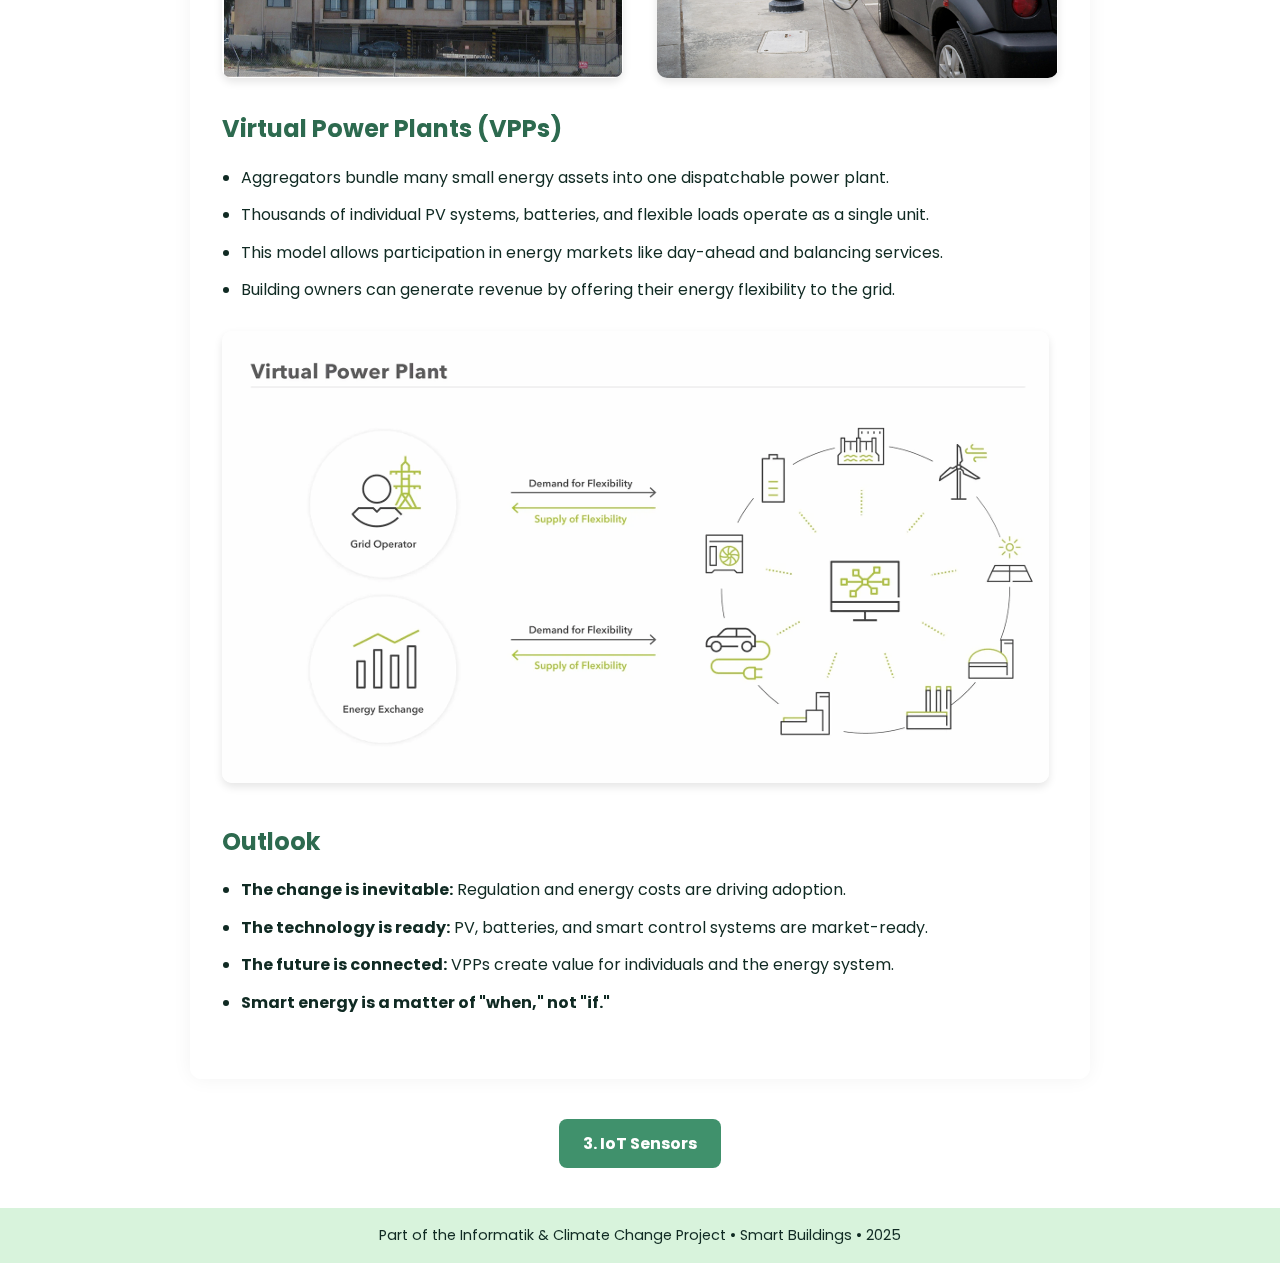
<file: SmartEnergyInBuildings.html>
<!DOCTYPE html>
<html lang="en">
<head>
  <meta charset="UTF-8" />
  <meta name="viewport" content="width=device-width, initial-scale=1.0"/>
  <title>Smart Energy in Buildings</title>
  <link href="https://fonts.googleapis.com/css2?family=Poppins:wght@400;600&family=Quicksand:wght@400;600&display=swap" rel="stylesheet"/>
  <style>
    nav#navigation {
      text-align: center;
      margin-top: 2rem;
    }
    * {
      margin: 0;
      padding: 0;
      box-sizing: border-box;
      font-family: 'Poppins', sans-serif;
    }

    body {
      background: url(https://propacity.com/blogs/wp-content/uploads/2021/03/Smart-Buildings-1.png) no-repeat center center fixed;
      background-size: cover;
      color: #102a23;
      line-height: 1.6;
    }

    body::before {
      content: "";
      position: fixed;
      inset: 0;
      background: rgba(255, 255, 255, 0.85);
      z-index: -1;
    }

    header.hero {
      background: url(https://propacity.com/blogs/wp-content/uploads/2021/03/Smart-Buildings-1.png) no-repeat center center fixed;
      background-size: cover;
      color: black;
      padding: 4rem 2rem;
      text-align: center;
      position: relative;
    }

    .hero::before {
      content: "";
      position: absolute;
      inset: 0;
      background: rgba(255, 255, 255, 0.6);
      z-index: 0;
    }

    .hero * {
      position: relative;
      z-index: 1;
    }

    .hero h1 {
      font-size: 3rem;
      margin-bottom: 1rem;
    }

    .hero p {
      font-size: 1.2rem;
      max-width: 700px;
      margin: 0 auto 1.5rem;
      font-family: 'Quicksand', sans-serif;
    }

    main {
      padding: 2rem;
      max-width: 900px;
      margin: auto;
      background-color: rgba(255, 255, 255, 0.9);
      border-radius: 12px;
      box-shadow: 0 0 20px rgba(0, 0, 0, 0.05);
    }

    section {
      margin-bottom: 2rem;
    }

    h2 {
      color: #2d6a4f;
      margin-bottom: 1rem;
    }

    ul {
      padding-left: 1.2rem;
    }

    ul li {
      margin-bottom: 0.75rem;
    }

    img {
      max-width: 100%;
      height: auto;
      margin-top: 1rem;
      border-radius: 10px;
      box-shadow: 0 4px 8px rgba(0, 0, 0, 0.1);
    }

    .image-row {
      display: flex;
      gap: 2%;
      justify-content: space-between;
      flex-wrap: wrap;
    }

    .image-row img {
      width: 48%;
    }

    .nav-btn {
      padding: 0.75rem 1.5rem;
      margin: 0.5rem;
      border: none;
      border-radius: 8px;
      background-color: #40916c;
      color: white;
      font-weight: bold;
      font-size: 1rem;
      cursor: pointer;
      transition: background 0.3s;
    }

    .nav-btn:hover {
      background-color: #1b4332;
    }

    footer {
      background: #d8f3dc;
      text-align: center;
      padding: 1rem;
      font-size: 0.9rem;
      margin-top: 2rem;
    }
  </style>
</head>
<body>
  <header class="hero">
    <h1>Smart Energy Use in Buildings</h1>
    <p>Integrating smart technology in buildings to promote energy efficiency and combat climate change</p>
  </header>

  <main>
    <section>
      <h2>Why Smart Energy in Buildings?</h2>
      <ul>
        <li>Buildings account for approximately 40% of energy consumption in the EU.</li>
        <li>The building sector is one of the biggest levers for the energy transition.</li>
        <li>The new EU Energy Performance of Buildings Directive (EPBD 2024/1275) sets clear targets for emission reduction.</li>
        <li>By 2050, the entire EU building stock must be zero-emission.</li>
      </ul>
      <img src="smartBuildings.png" alt="smart Buildings">
    </section>

    <section>
      <h2>On-Site Renewables & Storage</h2>
      <ul>
        <li>Integration of rooftop PV panels, battery storage, and heat pumps helps reduce reliance on the grid.</li>
        <li>These systems mitigate the impact of electricity price volatility and external supply dependency.</li>
        <li>Flexible loads, such as electric vehicle (EV) charging and thermal storage, help shift demand away from peak times.</li>
        <li>Electricity is used when it's cheap and abundant—like midday when the sun is shining.</li>
      </ul>
      <div class="image-row">
        <img src="png.png" alt="Image 1">
        <img src="png1.png" alt="Image 2">
      </div>
    </section>

    <section>
      <h2>Virtual Power Plants (VPPs)</h2>
      <ul>
        <li>Aggregators bundle many small energy assets into one dispatchable power plant.</li>
        <li>Thousands of individual PV systems, batteries, and flexible loads operate as a single unit.</li>
        <li>This model allows participation in energy markets like day-ahead and balancing services.</li>
        <li>Building owners can generate revenue by offering their energy flexibility to the grid.</li>
      </ul>
      <img src="virtual_power_plant.png" alt="Virtual power plants">
    </section>

    <section>
      <h2>Outlook</h2>
      <ul>
        <li><strong>The change is inevitable:</strong> Regulation and energy costs are driving adoption.</li>
        <li><strong>The technology is ready:</strong> PV, batteries, and smart control systems are market-ready.</li>
        <li><strong>The future is connected:</strong> VPPs create value for individuals and the energy system.</li>
        <li><strong>Smart energy is a matter of "when," not "if."</strong></li>
      </ul>
    </section>
  </main>

  <nav id="navigation">
    <button class="nav-btn" onclick="window.location.href='IoT.html'">3. IoT Sensors</button>
  </nav>

  <footer>
    Part of the Informatik & Climate Change Project • Smart Buildings • 2025
  </footer>
</body>
</html>
</file>
